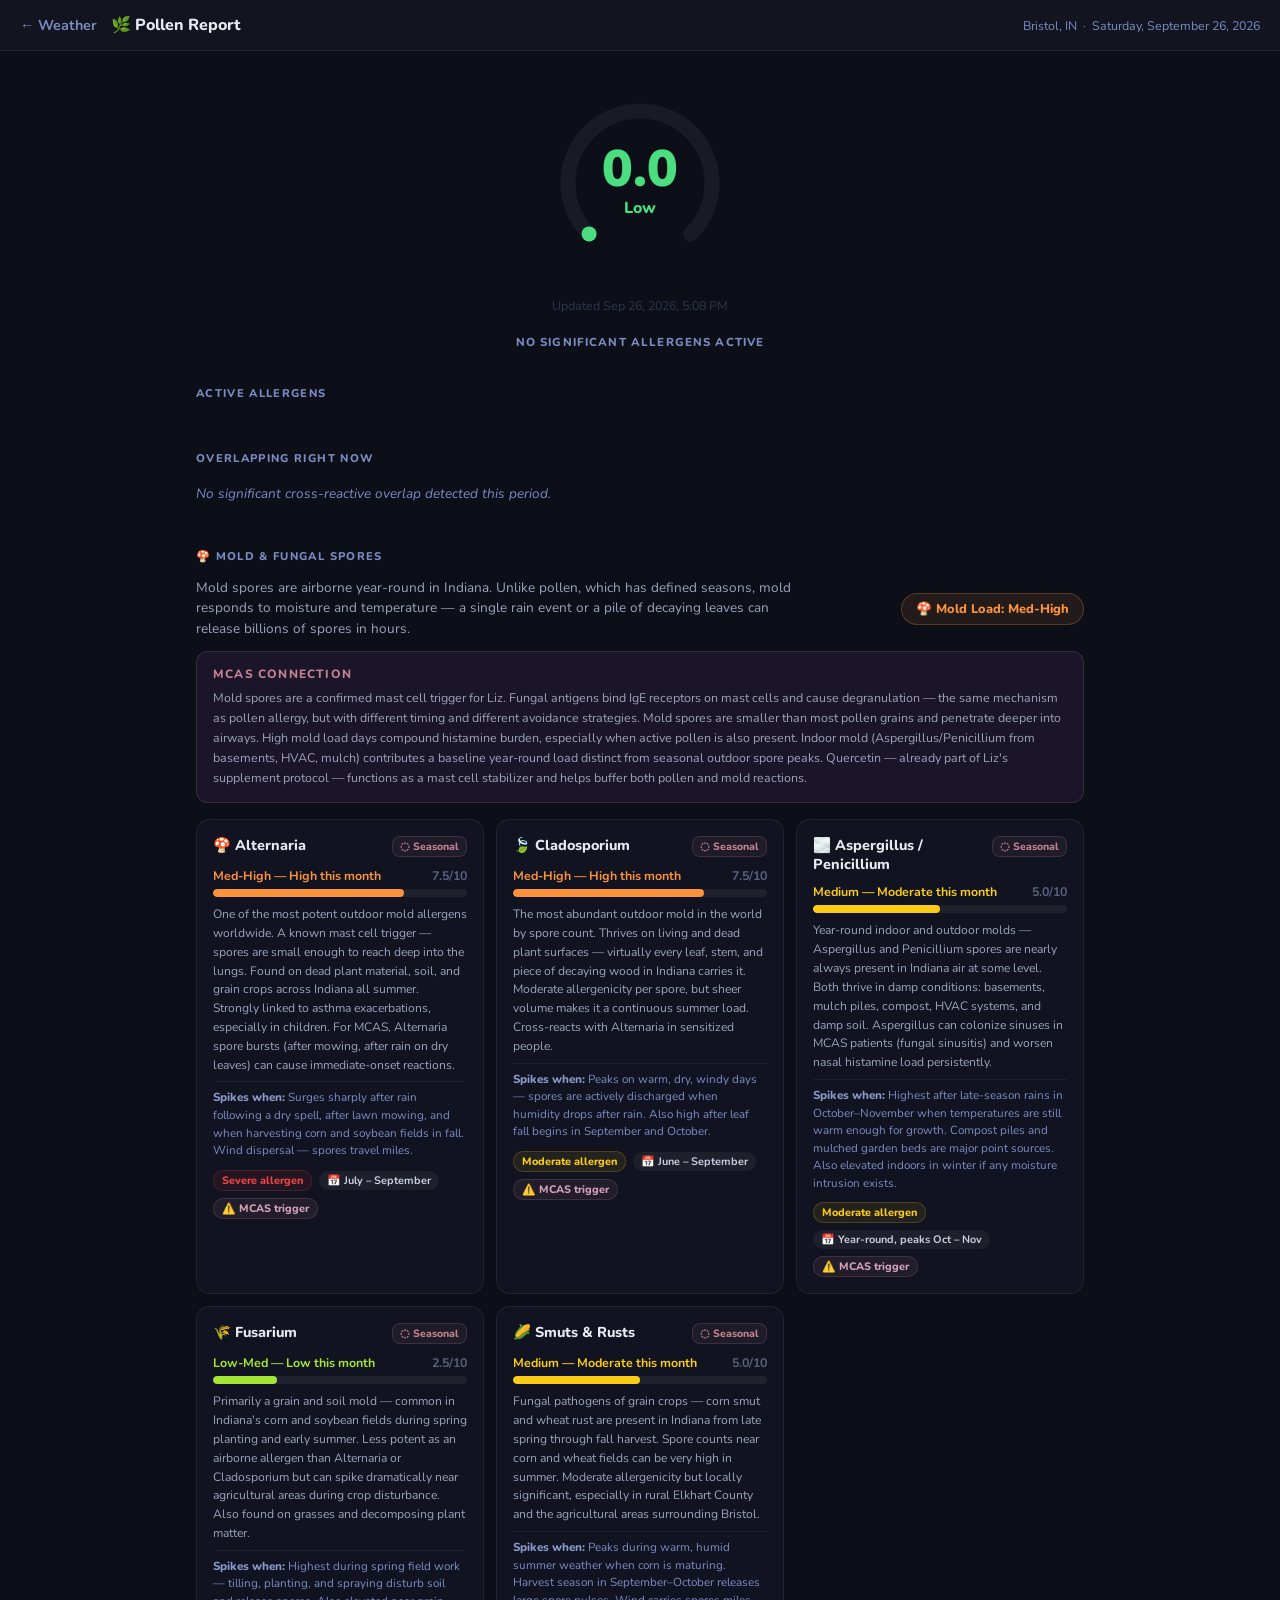
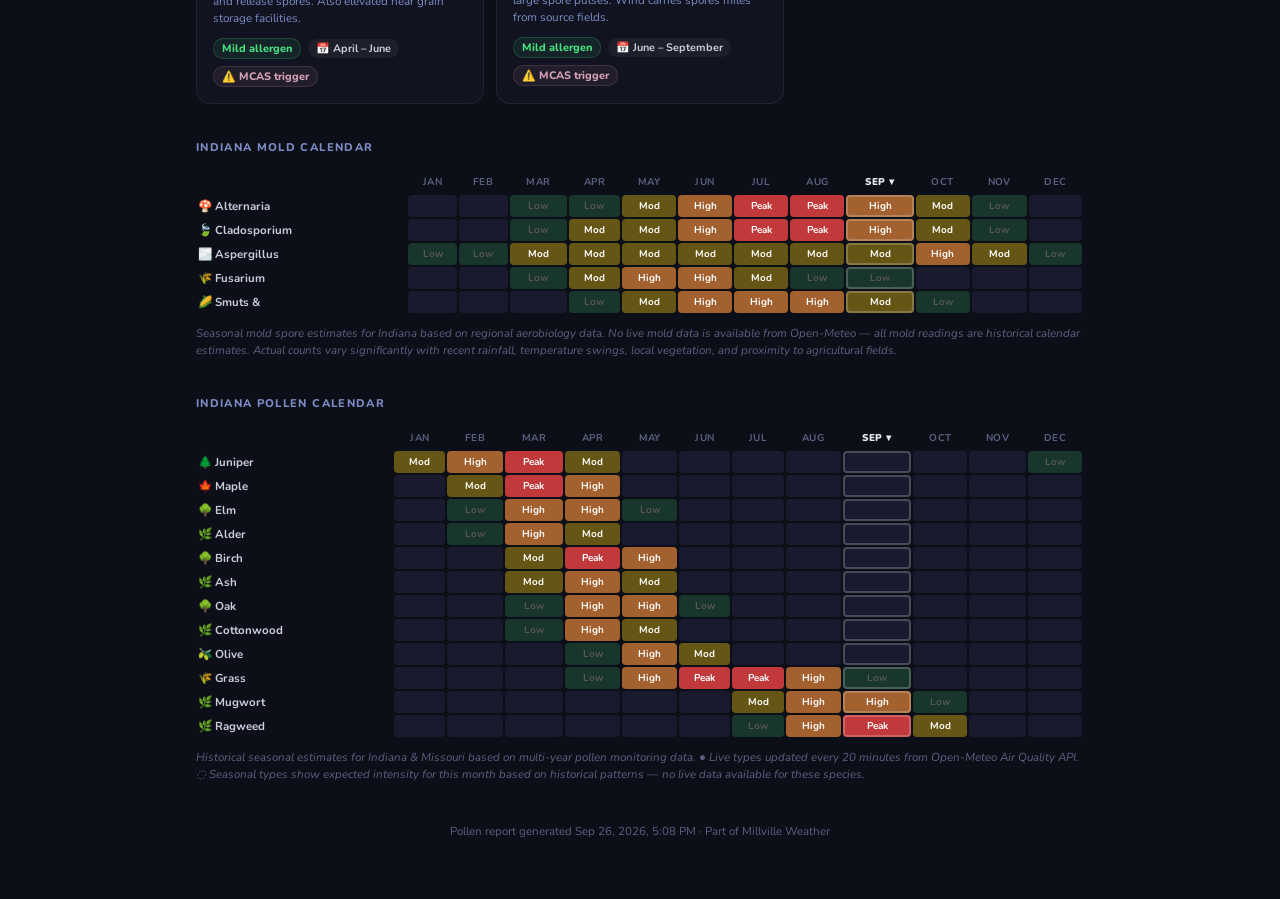
<file: pollen.html>
<!DOCTYPE html>
<html lang="en">
<head>
<meta charset="UTF-8">
<meta name="viewport" content="width=device-width, initial-scale=1.0">
<title>Pollen Report — Bristol, IN</title>
<link href="https://fonts.googleapis.com/css2?family=Nunito:wght@400;600;700;800;900&display=swap" rel="stylesheet">
<style>
*,*::before,*::after{box-sizing:border-box;margin:0;padding:0}
body{font-family:'Nunito',sans-serif;background:#0d0f18;color:#e8eaf0;min-height:100vh}
a{text-decoration:none}

.top-bar{background:#12141f;border-bottom:1px solid #ffffff12;padding:14px 20px;display:flex;align-items:center;gap:14px;position:sticky;top:0;z-index:100}
.back-btn{color:#7b8cc4;font-size:0.9rem;font-weight:700;display:flex;align-items:center;gap:5px}
.back-btn:hover{color:#a0b4e8}
.top-bar-title{font-size:1rem;font-weight:800}
.top-bar-sub{font-size:0.78rem;color:#7b8cc4;margin-left:auto;text-align:right}

.container{max-width:920px;margin:0 auto;padding:28px 16px 60px}

.section-label{font-size:0.7rem;font-weight:800;letter-spacing:0.12em;text-transform:uppercase;color:#7b8cc4;margin-bottom:14px;margin-top:36px}

/* Gauge */
.score-section{text-align:center;margin-top:4px}
.gauge-outer{position:relative;display:inline-block;width:200px;height:200px}
.gauge-outer svg{display:block}
.gauge-center{position:absolute;top:50%;left:50%;transform:translate(-50%,-52%);text-align:center;pointer-events:none}
.gauge-num{font-size:3.2rem;font-weight:900;line-height:1}
.gauge-lbl{font-size:1rem;font-weight:800;margin-top:2px}
.updated-sub{font-size:0.78rem;color:#7b8cc450;margin-top:8px}

.predom-label{font-size:0.72rem;font-weight:800;text-transform:uppercase;letter-spacing:0.1em;color:#7b8cc4;margin:16px 0 10px}
.predom-chips{display:flex;flex-wrap:wrap;gap:8px;justify-content:center}
.predom-chip{background:#ffffff0f;border:1px solid #ffffff18;border-radius:20px;padding:6px 14px;font-size:0.85rem;font-weight:700;display:flex;align-items:center;gap:6px}

/* Allergen cards */
.allergen-grid{display:grid;grid-template-columns:repeat(auto-fill,minmax(260px,1fr));gap:12px}
.allergen-card{background:#12141f;border:1px solid #ffffff10;border-radius:14px;padding:16px}
.allergen-card.season-only{border-style:dashed;border-color:#ffffff18}
.card-top{display:flex;align-items:flex-start;justify-content:space-between;margin-bottom:10px;gap:8px}
.card-name{font-size:0.9rem;font-weight:800;line-height:1.3}
.live-badge{font-size:0.66rem;font-weight:800;color:#4ade80;background:#4ade8015;border:1px solid #4ade8030;border-radius:8px;padding:2px 7px;white-space:nowrap;flex-shrink:0}
.season-badge{font-size:0.66rem;font-weight:800;color:#facc15;background:#facc1515;border:1px solid #facc1530;border-radius:8px;padding:2px 7px;white-space:nowrap;flex-shrink:0}
.bar-row{display:flex;justify-content:space-between;margin-bottom:5px;font-size:0.78rem;font-weight:700}
.bar-track{background:#ffffff0f;border-radius:6px;height:8px;overflow:hidden}
.bar-fill{height:100%;border-radius:6px}
.card-note{font-size:0.76rem;color:#9ba3bc;line-height:1.55;margin-top:8px}
.card-meta{display:flex;gap:7px;margin-top:10px;flex-wrap:wrap;align-items:center}
.meta-pill{font-size:0.68rem;font-weight:700;background:#ffffff0d;border-radius:10px;padding:2px 8px;color:#c8cedf}
.allerg-pill{font-size:0.68rem;font-weight:800;border-radius:10px;padding:2px 8px}
.food-cross-row{font-size:0.73rem;color:#f59e0b;line-height:1.5;margin-top:7px;padding-top:7px;border-top:1px solid #f59e0b20}
.food-cross-label{font-weight:800;color:#fbbf24;margin-right:4px}

/* Overlaps */
.overlap-list{display:flex;flex-direction:column;gap:10px}
.overlap-card{background:#1e1222;border:1px solid #b5179e28;border-radius:12px;padding:14px 16px}
.overlap-title{font-size:0.9rem;font-weight:800;margin-bottom:5px;color:#d4a0e8}
.overlap-note{font-size:0.78rem;color:#9ba3bc;line-height:1.5}
.no-overlaps{font-size:0.85rem;color:#7b8cc4;font-style:italic;padding:4px 0}

/* Calendar */
.cal-wrap{overflow-x:auto;-webkit-overflow-scrolling:touch}
table.cal{width:100%;border-collapse:separate;border-spacing:2px;min-width:560px}
table.cal th{font-size:0.62rem;font-weight:700;text-transform:uppercase;letter-spacing:0.05em;color:#5a6180;padding:4px 2px;text-align:center}
table.cal th.cur{color:#e8eaf0;font-weight:900}
table.cal td.cal-label{font-size:0.72rem;font-weight:700;color:#c8cedf;white-space:nowrap;padding:3px 10px 3px 0;text-align:left}
.cal-cell{border-radius:4px;padding:4px 2px;text-align:center;font-size:0.62rem;font-weight:700;height:22px;display:flex;align-items:center;justify-content:center}
.cal-cell.cur-month{outline:2px solid #ffffff35;outline-offset:-2px;border-radius:4px}
.cal-note{font-size:0.72rem;color:#5a6180;margin-top:10px;font-style:italic;line-height:1.5}

/* Mold section */
.mold-header-row{display:flex;align-items:center;justify-content:space-between;flex-wrap:wrap;gap:10px;margin-bottom:12px}
.mold-overall-pill{font-size:0.8rem;font-weight:800;border-radius:20px;padding:6px 14px;border:1px solid}
.mold-mcas-note{background:#1a1528;border:1px solid #9b6b7a40;border-radius:12px;padding:14px 16px;margin-bottom:16px}
.mold-mcas-note-title{font-size:0.75rem;font-weight:800;text-transform:uppercase;letter-spacing:0.1em;color:#c4818f;margin-bottom:6px}
.mold-mcas-note-text{font-size:0.78rem;color:#9ba3bc;line-height:1.6}
.mold-grid{display:grid;grid-template-columns:repeat(auto-fill,minmax(260px,1fr));gap:12px}
.mold-card{background:#111320;border:1px solid #9b6b7a28;border-radius:14px;padding:16px}
.mold-card-top{display:flex;align-items:flex-start;justify-content:space-between;margin-bottom:10px;gap:8px}
.mold-card-name{font-size:0.9rem;font-weight:800;line-height:1.3}
.mold-season-badge{font-size:0.66rem;font-weight:800;color:#c4818f;background:#c4818f15;border:1px solid #c4818f30;border-radius:8px;padding:2px 7px;white-space:nowrap;flex-shrink:0}
.mold-card-note{font-size:0.76rem;color:#9ba3bc;line-height:1.55;margin-top:8px}
.mold-spikes-row{font-size:0.73rem;color:#7b8cc4;line-height:1.5;margin-top:7px;padding-top:7px;border-top:1px solid #ffffff0d}
.mold-spikes-label{font-weight:800;color:#8899cc}
.mold-card-meta{display:flex;gap:7px;margin-top:10px;flex-wrap:wrap;align-items:center}
.mold-allerg-pill{font-size:0.68rem;font-weight:800;border-radius:10px;padding:2px 8px}
.mold-mcas-pill{font-size:0.68rem;font-weight:800;background:#9b6b7a20;border:1px solid #9b6b7a40;border-radius:10px;padding:2px 8px;color:#d4a0b8}
.mold-cal-note{font-size:0.72rem;color:#5a6180;margin-top:10px;font-style:italic;line-height:1.5}

.page-footer{font-size:0.72rem;color:#5a6180;text-align:center;margin-top:40px}

@media(max-width:600px){
  .top-bar-sub{display:none}
  .allergen-grid{grid-template-columns:1fr}
  .gauge-outer{width:170px;height:170px}
  .gauge-num{font-size:2.6rem}
}
</style>
</head>
<body>

<div class="top-bar">
  <a href="index.html" class="back-btn">← Weather</a>
  <div class="top-bar-title">🌿 Pollen Report</div>
  <div class="top-bar-sub">Bristol, IN &nbsp;·&nbsp; Saturday, September 26, 2026</div>
</div>

<div class="container">

  <!-- ── Today's Score ── -->
  <div class="score-section">
    <div class="gauge-outer">
      <svg width="200" height="200" viewBox="0 0 200 200" style="transform:rotate(135deg)">
        <!-- background track: 270° arc -->
        <circle cx="100" cy="100" r="72" fill="none" stroke="#ffffff0d" stroke-width="15"
          stroke-dasharray="339.29 452.39" stroke-linecap="round"/>
        <!-- fill arc -->
        <circle cx="100" cy="100" r="72" fill="none" stroke="#4ade80" stroke-width="15"
          stroke-dasharray="0.00 452.39" stroke-linecap="round"/>
      </svg>
      <div class="gauge-center">
        <div class="gauge-num" style="color:#4ade80">0.0</div>
        <div class="gauge-lbl" style="color:#4ade80">Low</div>
      </div>
    </div>
    <div class="updated-sub">Updated Sep 26, 2026, 5:08 PM</div>

    <div class="predom-label" style="margin-top:20px">No significant allergens active</div>
  </div>

  <!-- ── Active Allergens ── -->
  <div class="section-label">Active Allergens</div>
  <div class="allergen-grid">
    
  </div>

  <!-- ── Cross-Reactivity ── -->
  <div class="section-label">Overlapping Right Now</div>
  <div class="overlap-list">
    <div class="no-overlaps">No significant cross-reactive overlap detected this period.</div>
  </div>

  <!-- ── Mold & Fungal Spores ── -->
  <div class="section-label" style="margin-top:42px">🍄 Mold &amp; Fungal Spores</div>

  <div class="mold-header-row">
    <div style="font-size:0.85rem;color:#9ba3bc;max-width:600px;line-height:1.5">
      Mold spores are airborne year-round in Indiana. Unlike pollen, which has defined seasons, mold responds to moisture and temperature — a single rain event or a pile of decaying leaves can release billions of spores in hours.
    </div>
    <div class="mold-overall-pill" style="color:#fb923c;background:#fb923c18;border-color:#fb923c40">
      🍄 Mold Load: Med-High
    </div>
  </div>

  <div class="mold-mcas-note">
    <div class="mold-mcas-note-title">MCAS Connection</div>
    <div class="mold-mcas-note-text">
      Mold spores are a confirmed mast cell trigger for Liz. Fungal antigens bind IgE receptors on mast cells and cause degranulation — the same mechanism as pollen allergy, but with different timing and different avoidance strategies. Mold spores are smaller than most pollen grains and penetrate deeper into airways. High mold load days compound histamine burden, especially when active pollen is also present. Indoor mold (Aspergillus/Penicillium from basements, HVAC, mulch) contributes a baseline year-round load distinct from seasonal outdoor spore peaks. Quercetin — already part of Liz's supplement protocol — functions as a mast cell stabilizer and helps buffer both pollen and mold reactions.
    </div>
  </div>

  <div class="mold-grid">
    <div class="mold-card">
  <div class="mold-card-top">
    <div class="mold-card-name">🍄 Alternaria</div>
    <span class="mold-season-badge">◌ Seasonal</span>
  </div>
  <div class="bar-row">
    <span style="color:#fb923c">Med-High — High this month</span>
    <span style="color:#5a6180">7.5/10</span>
  </div>
  <div class="bar-track"><div class="bar-fill" style="width:75%;background:#fb923c"></div></div>
  <div class="mold-card-note">One of the most potent outdoor mold allergens worldwide. A known mast cell trigger — spores are small enough to reach deep into the lungs. Found on dead plant material, soil, and grain crops across Indiana all summer. Strongly linked to asthma exacerbations, especially in children. For MCAS, Alternaria spore bursts (after mowing, after rain on dry leaves) can cause immediate-onset reactions.</div>
  <div class="mold-spikes-row"><span class="mold-spikes-label">Spikes when: </span>Surges sharply after rain following a dry spell, after lawn mowing, and when harvesting corn and soybean fields in fall. Wind dispersal — spores travel miles.</div>
  <div class="mold-card-meta">
    <span class="mold-allerg-pill" style="color:#ef4444;background:#ef444415;border:1px solid #ef444430">Severe allergen</span>
    <span class="meta-pill">📅 July – September</span>
    <span class="mold-mcas-pill">⚠️ MCAS trigger</span>
  </div>
</div><div class="mold-card">
  <div class="mold-card-top">
    <div class="mold-card-name">🍃 Cladosporium</div>
    <span class="mold-season-badge">◌ Seasonal</span>
  </div>
  <div class="bar-row">
    <span style="color:#fb923c">Med-High — High this month</span>
    <span style="color:#5a6180">7.5/10</span>
  </div>
  <div class="bar-track"><div class="bar-fill" style="width:75%;background:#fb923c"></div></div>
  <div class="mold-card-note">The most abundant outdoor mold in the world by spore count. Thrives on living and dead plant surfaces — virtually every leaf, stem, and piece of decaying wood in Indiana carries it. Moderate allergenicity per spore, but sheer volume makes it a continuous summer load. Cross-reacts with Alternaria in sensitized people.</div>
  <div class="mold-spikes-row"><span class="mold-spikes-label">Spikes when: </span>Peaks on warm, dry, windy days — spores are actively discharged when humidity drops after rain. Also high after leaf fall begins in September and October.</div>
  <div class="mold-card-meta">
    <span class="mold-allerg-pill" style="color:#facc15;background:#facc1515;border:1px solid #facc1530">Moderate allergen</span>
    <span class="meta-pill">📅 June – September</span>
    <span class="mold-mcas-pill">⚠️ MCAS trigger</span>
  </div>
</div><div class="mold-card">
  <div class="mold-card-top">
    <div class="mold-card-name">🌫️ Aspergillus / Penicillium</div>
    <span class="mold-season-badge">◌ Seasonal</span>
  </div>
  <div class="bar-row">
    <span style="color:#facc15">Medium — Moderate this month</span>
    <span style="color:#5a6180">5.0/10</span>
  </div>
  <div class="bar-track"><div class="bar-fill" style="width:50%;background:#facc15"></div></div>
  <div class="mold-card-note">Year-round indoor and outdoor molds — Aspergillus and Penicillium spores are nearly always present in Indiana air at some level. Both thrive in damp conditions: basements, mulch piles, compost, HVAC systems, and damp soil. Aspergillus can colonize sinuses in MCAS patients (fungal sinusitis) and worsen nasal histamine load persistently.</div>
  <div class="mold-spikes-row"><span class="mold-spikes-label">Spikes when: </span>Highest after late-season rains in October–November when temperatures are still warm enough for growth. Compost piles and mulched garden beds are major point sources. Also elevated indoors in winter if any moisture intrusion exists.</div>
  <div class="mold-card-meta">
    <span class="mold-allerg-pill" style="color:#facc15;background:#facc1515;border:1px solid #facc1530">Moderate allergen</span>
    <span class="meta-pill">📅 Year-round, peaks Oct – Nov</span>
    <span class="mold-mcas-pill">⚠️ MCAS trigger</span>
  </div>
</div><div class="mold-card">
  <div class="mold-card-top">
    <div class="mold-card-name">🌾 Fusarium</div>
    <span class="mold-season-badge">◌ Seasonal</span>
  </div>
  <div class="bar-row">
    <span style="color:#a3e635">Low-Med — Low this month</span>
    <span style="color:#5a6180">2.5/10</span>
  </div>
  <div class="bar-track"><div class="bar-fill" style="width:25%;background:#a3e635"></div></div>
  <div class="mold-card-note">Primarily a grain and soil mold — common in Indiana's corn and soybean fields during spring planting and early summer. Less potent as an airborne allergen than Alternaria or Cladosporium but can spike dramatically near agricultural areas during crop disturbance. Also found on grasses and decomposing plant matter.</div>
  <div class="mold-spikes-row"><span class="mold-spikes-label">Spikes when: </span>Highest during spring field work — tilling, planting, and spraying disturb soil and release spores. Also elevated near grain storage facilities.</div>
  <div class="mold-card-meta">
    <span class="mold-allerg-pill" style="color:#4ade80;background:#4ade8015;border:1px solid #4ade8030">Mild allergen</span>
    <span class="meta-pill">📅 April – June</span>
    <span class="mold-mcas-pill">⚠️ MCAS trigger</span>
  </div>
</div><div class="mold-card">
  <div class="mold-card-top">
    <div class="mold-card-name">🌽 Smuts & Rusts</div>
    <span class="mold-season-badge">◌ Seasonal</span>
  </div>
  <div class="bar-row">
    <span style="color:#facc15">Medium — Moderate this month</span>
    <span style="color:#5a6180">5.0/10</span>
  </div>
  <div class="bar-track"><div class="bar-fill" style="width:50%;background:#facc15"></div></div>
  <div class="mold-card-note">Fungal pathogens of grain crops — corn smut and wheat rust are present in Indiana from late spring through fall harvest. Spore counts near corn and wheat fields can be very high in summer. Moderate allergenicity but locally significant, especially in rural Elkhart County and the agricultural areas surrounding Bristol.</div>
  <div class="mold-spikes-row"><span class="mold-spikes-label">Spikes when: </span>Peaks during warm, humid summer weather when corn is maturing. Harvest season in September–October releases large spore pulses. Wind carries spores miles from source fields.</div>
  <div class="mold-card-meta">
    <span class="mold-allerg-pill" style="color:#4ade80;background:#4ade8015;border:1px solid #4ade8030">Mild allergen</span>
    <span class="meta-pill">📅 June – September</span>
    <span class="mold-mcas-pill">⚠️ MCAS trigger</span>
  </div>
</div>
  </div>

  <!-- ── Mold Calendar ── -->
  <div class="section-label" style="margin-top:36px">Indiana Mold Calendar</div>
  <div class="cal-wrap">
  <table class="cal">
    <thead>
      <tr>
        <th></th>
        <th class="">Jan</th><th class="">Feb</th><th class="">Mar</th><th class="">Apr</th><th class="">May</th><th class="">Jun</th><th class="">Jul</th><th class="">Aug</th><th class="cur">Sep ▾</th><th class="">Oct</th><th class="">Nov</th><th class="">Dec</th>
      </tr>
    </thead>
    <tbody>
      <tr>
    <td class="cal-label">🍄 Alternaria</td>
    <td><div class="cal-cell" style="background:#1a1a2e;color:#555"></div></td><td><div class="cal-cell" style="background:#1a1a2e;color:#555"></div></td><td><div class="cal-cell" style="background:#4ade8030;color:#555">Low</div></td><td><div class="cal-cell" style="background:#4ade8030;color:#555">Low</div></td><td><div class="cal-cell" style="background:#facc1560;color:#fff">Mod</div></td><td><div class="cal-cell" style="background:#fb923ca0;color:#fff">High</div></td><td><div class="cal-cell" style="background:#ef4444cc;color:#fff">Peak</div></td><td><div class="cal-cell" style="background:#ef4444cc;color:#fff">Peak</div></td><td><div class="cal-cell cur-month" style="background:#fb923ca0;color:#fff">High</div></td><td><div class="cal-cell" style="background:#facc1560;color:#fff">Mod</div></td><td><div class="cal-cell" style="background:#4ade8030;color:#555">Low</div></td><td><div class="cal-cell" style="background:#1a1a2e;color:#555"></div></td>
  </tr><tr>
    <td class="cal-label">🍃 Cladosporium</td>
    <td><div class="cal-cell" style="background:#1a1a2e;color:#555"></div></td><td><div class="cal-cell" style="background:#1a1a2e;color:#555"></div></td><td><div class="cal-cell" style="background:#4ade8030;color:#555">Low</div></td><td><div class="cal-cell" style="background:#facc1560;color:#fff">Mod</div></td><td><div class="cal-cell" style="background:#facc1560;color:#fff">Mod</div></td><td><div class="cal-cell" style="background:#fb923ca0;color:#fff">High</div></td><td><div class="cal-cell" style="background:#ef4444cc;color:#fff">Peak</div></td><td><div class="cal-cell" style="background:#ef4444cc;color:#fff">Peak</div></td><td><div class="cal-cell cur-month" style="background:#fb923ca0;color:#fff">High</div></td><td><div class="cal-cell" style="background:#facc1560;color:#fff">Mod</div></td><td><div class="cal-cell" style="background:#4ade8030;color:#555">Low</div></td><td><div class="cal-cell" style="background:#1a1a2e;color:#555"></div></td>
  </tr><tr>
    <td class="cal-label">🌫️ Aspergillus </td>
    <td><div class="cal-cell" style="background:#4ade8030;color:#555">Low</div></td><td><div class="cal-cell" style="background:#4ade8030;color:#555">Low</div></td><td><div class="cal-cell" style="background:#facc1560;color:#fff">Mod</div></td><td><div class="cal-cell" style="background:#facc1560;color:#fff">Mod</div></td><td><div class="cal-cell" style="background:#facc1560;color:#fff">Mod</div></td><td><div class="cal-cell" style="background:#facc1560;color:#fff">Mod</div></td><td><div class="cal-cell" style="background:#facc1560;color:#fff">Mod</div></td><td><div class="cal-cell" style="background:#facc1560;color:#fff">Mod</div></td><td><div class="cal-cell cur-month" style="background:#facc1560;color:#fff">Mod</div></td><td><div class="cal-cell" style="background:#fb923ca0;color:#fff">High</div></td><td><div class="cal-cell" style="background:#facc1560;color:#fff">Mod</div></td><td><div class="cal-cell" style="background:#4ade8030;color:#555">Low</div></td>
  </tr><tr>
    <td class="cal-label">🌾 Fusarium</td>
    <td><div class="cal-cell" style="background:#1a1a2e;color:#555"></div></td><td><div class="cal-cell" style="background:#1a1a2e;color:#555"></div></td><td><div class="cal-cell" style="background:#4ade8030;color:#555">Low</div></td><td><div class="cal-cell" style="background:#facc1560;color:#fff">Mod</div></td><td><div class="cal-cell" style="background:#fb923ca0;color:#fff">High</div></td><td><div class="cal-cell" style="background:#fb923ca0;color:#fff">High</div></td><td><div class="cal-cell" style="background:#facc1560;color:#fff">Mod</div></td><td><div class="cal-cell" style="background:#4ade8030;color:#555">Low</div></td><td><div class="cal-cell cur-month" style="background:#4ade8030;color:#555">Low</div></td><td><div class="cal-cell" style="background:#1a1a2e;color:#555"></div></td><td><div class="cal-cell" style="background:#1a1a2e;color:#555"></div></td><td><div class="cal-cell" style="background:#1a1a2e;color:#555"></div></td>
  </tr><tr>
    <td class="cal-label">🌽 Smuts &</td>
    <td><div class="cal-cell" style="background:#1a1a2e;color:#555"></div></td><td><div class="cal-cell" style="background:#1a1a2e;color:#555"></div></td><td><div class="cal-cell" style="background:#1a1a2e;color:#555"></div></td><td><div class="cal-cell" style="background:#4ade8030;color:#555">Low</div></td><td><div class="cal-cell" style="background:#facc1560;color:#fff">Mod</div></td><td><div class="cal-cell" style="background:#fb923ca0;color:#fff">High</div></td><td><div class="cal-cell" style="background:#fb923ca0;color:#fff">High</div></td><td><div class="cal-cell" style="background:#fb923ca0;color:#fff">High</div></td><td><div class="cal-cell cur-month" style="background:#facc1560;color:#fff">Mod</div></td><td><div class="cal-cell" style="background:#4ade8030;color:#555">Low</div></td><td><div class="cal-cell" style="background:#1a1a2e;color:#555"></div></td><td><div class="cal-cell" style="background:#1a1a2e;color:#555"></div></td>
  </tr>
    </tbody>
  </table>
  </div>
  <div class="mold-cal-note">Seasonal mold spore estimates for Indiana based on regional aerobiology data. No live mold data is available from Open-Meteo — all mold readings are historical calendar estimates. Actual counts vary significantly with recent rainfall, temperature swings, local vegetation, and proximity to agricultural fields.</div>

  <!-- ── Year Calendar ── -->
  <div class="section-label">Indiana Pollen Calendar</div>
  <div class="cal-wrap">
  <table class="cal">
    <thead>
      <tr>
        <th></th>
        <th class="">Jan</th><th class="">Feb</th><th class="">Mar</th><th class="">Apr</th><th class="">May</th><th class="">Jun</th><th class="">Jul</th><th class="">Aug</th><th class="cur">Sep ▾</th><th class="">Oct</th><th class="">Nov</th><th class="">Dec</th>
      </tr>
    </thead>
    <tbody>
      <tr>
    <td class="cal-label">🌲 Juniper </td>
    <td><div class="cal-cell" style="background:#facc1560;color:#fff">Mod</div></td><td><div class="cal-cell" style="background:#fb923ca0;color:#fff">High</div></td><td><div class="cal-cell" style="background:#ef4444cc;color:#fff">Peak</div></td><td><div class="cal-cell" style="background:#facc1560;color:#fff">Mod</div></td><td><div class="cal-cell" style="background:#1a1a2e;color:#555"></div></td><td><div class="cal-cell" style="background:#1a1a2e;color:#555"></div></td><td><div class="cal-cell" style="background:#1a1a2e;color:#555"></div></td><td><div class="cal-cell" style="background:#1a1a2e;color:#555"></div></td><td><div class="cal-cell cur-month" style="background:#1a1a2e;color:#555"></div></td><td><div class="cal-cell" style="background:#1a1a2e;color:#555"></div></td><td><div class="cal-cell" style="background:#1a1a2e;color:#555"></div></td><td><div class="cal-cell" style="background:#4ade8030;color:#555">Low</div></td>
  </tr><tr>
    <td class="cal-label">🍁 Maple</td>
    <td><div class="cal-cell" style="background:#1a1a2e;color:#555"></div></td><td><div class="cal-cell" style="background:#facc1560;color:#fff">Mod</div></td><td><div class="cal-cell" style="background:#ef4444cc;color:#fff">Peak</div></td><td><div class="cal-cell" style="background:#fb923ca0;color:#fff">High</div></td><td><div class="cal-cell" style="background:#1a1a2e;color:#555"></div></td><td><div class="cal-cell" style="background:#1a1a2e;color:#555"></div></td><td><div class="cal-cell" style="background:#1a1a2e;color:#555"></div></td><td><div class="cal-cell" style="background:#1a1a2e;color:#555"></div></td><td><div class="cal-cell cur-month" style="background:#1a1a2e;color:#555"></div></td><td><div class="cal-cell" style="background:#1a1a2e;color:#555"></div></td><td><div class="cal-cell" style="background:#1a1a2e;color:#555"></div></td><td><div class="cal-cell" style="background:#1a1a2e;color:#555"></div></td>
  </tr><tr>
    <td class="cal-label">🌳 Elm</td>
    <td><div class="cal-cell" style="background:#1a1a2e;color:#555"></div></td><td><div class="cal-cell" style="background:#4ade8030;color:#555">Low</div></td><td><div class="cal-cell" style="background:#fb923ca0;color:#fff">High</div></td><td><div class="cal-cell" style="background:#fb923ca0;color:#fff">High</div></td><td><div class="cal-cell" style="background:#4ade8030;color:#555">Low</div></td><td><div class="cal-cell" style="background:#1a1a2e;color:#555"></div></td><td><div class="cal-cell" style="background:#1a1a2e;color:#555"></div></td><td><div class="cal-cell" style="background:#1a1a2e;color:#555"></div></td><td><div class="cal-cell cur-month" style="background:#1a1a2e;color:#555"></div></td><td><div class="cal-cell" style="background:#1a1a2e;color:#555"></div></td><td><div class="cal-cell" style="background:#1a1a2e;color:#555"></div></td><td><div class="cal-cell" style="background:#1a1a2e;color:#555"></div></td>
  </tr><tr>
    <td class="cal-label">🌿 Alder</td>
    <td><div class="cal-cell" style="background:#1a1a2e;color:#555"></div></td><td><div class="cal-cell" style="background:#4ade8030;color:#555">Low</div></td><td><div class="cal-cell" style="background:#fb923ca0;color:#fff">High</div></td><td><div class="cal-cell" style="background:#facc1560;color:#fff">Mod</div></td><td><div class="cal-cell" style="background:#1a1a2e;color:#555"></div></td><td><div class="cal-cell" style="background:#1a1a2e;color:#555"></div></td><td><div class="cal-cell" style="background:#1a1a2e;color:#555"></div></td><td><div class="cal-cell" style="background:#1a1a2e;color:#555"></div></td><td><div class="cal-cell cur-month" style="background:#1a1a2e;color:#555"></div></td><td><div class="cal-cell" style="background:#1a1a2e;color:#555"></div></td><td><div class="cal-cell" style="background:#1a1a2e;color:#555"></div></td><td><div class="cal-cell" style="background:#1a1a2e;color:#555"></div></td>
  </tr><tr>
    <td class="cal-label">🌳 Birch</td>
    <td><div class="cal-cell" style="background:#1a1a2e;color:#555"></div></td><td><div class="cal-cell" style="background:#1a1a2e;color:#555"></div></td><td><div class="cal-cell" style="background:#facc1560;color:#fff">Mod</div></td><td><div class="cal-cell" style="background:#ef4444cc;color:#fff">Peak</div></td><td><div class="cal-cell" style="background:#fb923ca0;color:#fff">High</div></td><td><div class="cal-cell" style="background:#1a1a2e;color:#555"></div></td><td><div class="cal-cell" style="background:#1a1a2e;color:#555"></div></td><td><div class="cal-cell" style="background:#1a1a2e;color:#555"></div></td><td><div class="cal-cell cur-month" style="background:#1a1a2e;color:#555"></div></td><td><div class="cal-cell" style="background:#1a1a2e;color:#555"></div></td><td><div class="cal-cell" style="background:#1a1a2e;color:#555"></div></td><td><div class="cal-cell" style="background:#1a1a2e;color:#555"></div></td>
  </tr><tr>
    <td class="cal-label">🌿 Ash</td>
    <td><div class="cal-cell" style="background:#1a1a2e;color:#555"></div></td><td><div class="cal-cell" style="background:#1a1a2e;color:#555"></div></td><td><div class="cal-cell" style="background:#facc1560;color:#fff">Mod</div></td><td><div class="cal-cell" style="background:#fb923ca0;color:#fff">High</div></td><td><div class="cal-cell" style="background:#facc1560;color:#fff">Mod</div></td><td><div class="cal-cell" style="background:#1a1a2e;color:#555"></div></td><td><div class="cal-cell" style="background:#1a1a2e;color:#555"></div></td><td><div class="cal-cell" style="background:#1a1a2e;color:#555"></div></td><td><div class="cal-cell cur-month" style="background:#1a1a2e;color:#555"></div></td><td><div class="cal-cell" style="background:#1a1a2e;color:#555"></div></td><td><div class="cal-cell" style="background:#1a1a2e;color:#555"></div></td><td><div class="cal-cell" style="background:#1a1a2e;color:#555"></div></td>
  </tr><tr>
    <td class="cal-label">🌳 Oak</td>
    <td><div class="cal-cell" style="background:#1a1a2e;color:#555"></div></td><td><div class="cal-cell" style="background:#1a1a2e;color:#555"></div></td><td><div class="cal-cell" style="background:#4ade8030;color:#555">Low</div></td><td><div class="cal-cell" style="background:#fb923ca0;color:#fff">High</div></td><td><div class="cal-cell" style="background:#fb923ca0;color:#fff">High</div></td><td><div class="cal-cell" style="background:#4ade8030;color:#555">Low</div></td><td><div class="cal-cell" style="background:#1a1a2e;color:#555"></div></td><td><div class="cal-cell" style="background:#1a1a2e;color:#555"></div></td><td><div class="cal-cell cur-month" style="background:#1a1a2e;color:#555"></div></td><td><div class="cal-cell" style="background:#1a1a2e;color:#555"></div></td><td><div class="cal-cell" style="background:#1a1a2e;color:#555"></div></td><td><div class="cal-cell" style="background:#1a1a2e;color:#555"></div></td>
  </tr><tr>
    <td class="cal-label">🌿 Cottonwood </td>
    <td><div class="cal-cell" style="background:#1a1a2e;color:#555"></div></td><td><div class="cal-cell" style="background:#1a1a2e;color:#555"></div></td><td><div class="cal-cell" style="background:#4ade8030;color:#555">Low</div></td><td><div class="cal-cell" style="background:#fb923ca0;color:#fff">High</div></td><td><div class="cal-cell" style="background:#facc1560;color:#fff">Mod</div></td><td><div class="cal-cell" style="background:#1a1a2e;color:#555"></div></td><td><div class="cal-cell" style="background:#1a1a2e;color:#555"></div></td><td><div class="cal-cell" style="background:#1a1a2e;color:#555"></div></td><td><div class="cal-cell cur-month" style="background:#1a1a2e;color:#555"></div></td><td><div class="cal-cell" style="background:#1a1a2e;color:#555"></div></td><td><div class="cal-cell" style="background:#1a1a2e;color:#555"></div></td><td><div class="cal-cell" style="background:#1a1a2e;color:#555"></div></td>
  </tr><tr>
    <td class="cal-label">🫒 Olive</td>
    <td><div class="cal-cell" style="background:#1a1a2e;color:#555"></div></td><td><div class="cal-cell" style="background:#1a1a2e;color:#555"></div></td><td><div class="cal-cell" style="background:#1a1a2e;color:#555"></div></td><td><div class="cal-cell" style="background:#4ade8030;color:#555">Low</div></td><td><div class="cal-cell" style="background:#fb923ca0;color:#fff">High</div></td><td><div class="cal-cell" style="background:#facc1560;color:#fff">Mod</div></td><td><div class="cal-cell" style="background:#1a1a2e;color:#555"></div></td><td><div class="cal-cell" style="background:#1a1a2e;color:#555"></div></td><td><div class="cal-cell cur-month" style="background:#1a1a2e;color:#555"></div></td><td><div class="cal-cell" style="background:#1a1a2e;color:#555"></div></td><td><div class="cal-cell" style="background:#1a1a2e;color:#555"></div></td><td><div class="cal-cell" style="background:#1a1a2e;color:#555"></div></td>
  </tr><tr>
    <td class="cal-label">🌾 Grass</td>
    <td><div class="cal-cell" style="background:#1a1a2e;color:#555"></div></td><td><div class="cal-cell" style="background:#1a1a2e;color:#555"></div></td><td><div class="cal-cell" style="background:#1a1a2e;color:#555"></div></td><td><div class="cal-cell" style="background:#4ade8030;color:#555">Low</div></td><td><div class="cal-cell" style="background:#fb923ca0;color:#fff">High</div></td><td><div class="cal-cell" style="background:#ef4444cc;color:#fff">Peak</div></td><td><div class="cal-cell" style="background:#ef4444cc;color:#fff">Peak</div></td><td><div class="cal-cell" style="background:#fb923ca0;color:#fff">High</div></td><td><div class="cal-cell cur-month" style="background:#4ade8030;color:#555">Low</div></td><td><div class="cal-cell" style="background:#1a1a2e;color:#555"></div></td><td><div class="cal-cell" style="background:#1a1a2e;color:#555"></div></td><td><div class="cal-cell" style="background:#1a1a2e;color:#555"></div></td>
  </tr><tr>
    <td class="cal-label">🌿 Mugwort</td>
    <td><div class="cal-cell" style="background:#1a1a2e;color:#555"></div></td><td><div class="cal-cell" style="background:#1a1a2e;color:#555"></div></td><td><div class="cal-cell" style="background:#1a1a2e;color:#555"></div></td><td><div class="cal-cell" style="background:#1a1a2e;color:#555"></div></td><td><div class="cal-cell" style="background:#1a1a2e;color:#555"></div></td><td><div class="cal-cell" style="background:#1a1a2e;color:#555"></div></td><td><div class="cal-cell" style="background:#facc1560;color:#fff">Mod</div></td><td><div class="cal-cell" style="background:#fb923ca0;color:#fff">High</div></td><td><div class="cal-cell cur-month" style="background:#fb923ca0;color:#fff">High</div></td><td><div class="cal-cell" style="background:#4ade8030;color:#555">Low</div></td><td><div class="cal-cell" style="background:#1a1a2e;color:#555"></div></td><td><div class="cal-cell" style="background:#1a1a2e;color:#555"></div></td>
  </tr><tr>
    <td class="cal-label">🌿 Ragweed</td>
    <td><div class="cal-cell" style="background:#1a1a2e;color:#555"></div></td><td><div class="cal-cell" style="background:#1a1a2e;color:#555"></div></td><td><div class="cal-cell" style="background:#1a1a2e;color:#555"></div></td><td><div class="cal-cell" style="background:#1a1a2e;color:#555"></div></td><td><div class="cal-cell" style="background:#1a1a2e;color:#555"></div></td><td><div class="cal-cell" style="background:#1a1a2e;color:#555"></div></td><td><div class="cal-cell" style="background:#4ade8030;color:#555">Low</div></td><td><div class="cal-cell" style="background:#fb923ca0;color:#fff">High</div></td><td><div class="cal-cell cur-month" style="background:#ef4444cc;color:#fff">Peak</div></td><td><div class="cal-cell" style="background:#facc1560;color:#fff">Mod</div></td><td><div class="cal-cell" style="background:#1a1a2e;color:#555"></div></td><td><div class="cal-cell" style="background:#1a1a2e;color:#555"></div></td>
  </tr>
    </tbody>
  </table>
  </div>
  <div class="cal-note">Historical seasonal estimates for Indiana &amp; Missouri based on multi-year pollen monitoring data. ● Live types updated every 20 minutes from Open-Meteo Air Quality API. ◌ Seasonal types show expected intensity for this month based on historical patterns — no live data available for these species.</div>

  <div class="page-footer">Pollen report generated Sep 26, 2026, 5:08 PM · Part of Millville Weather</div>

</div>
</body>
</html>
</file>
